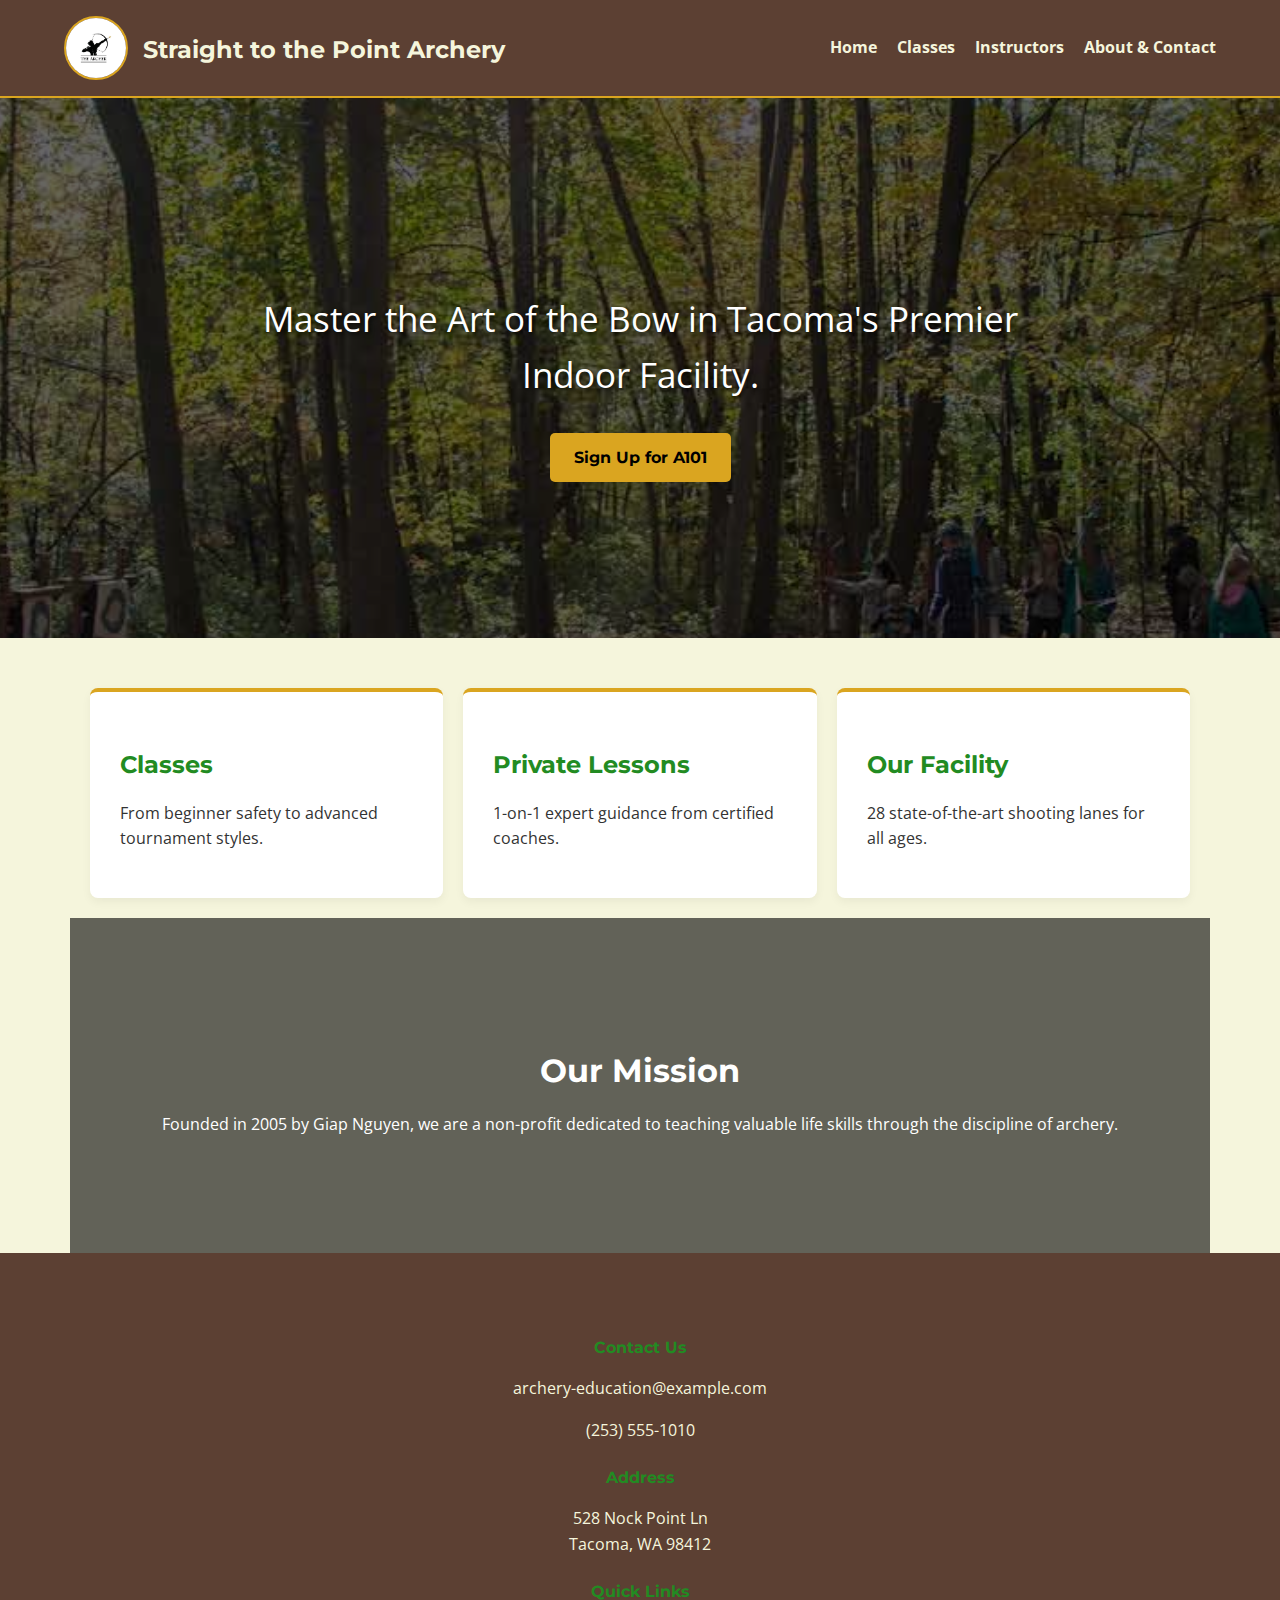
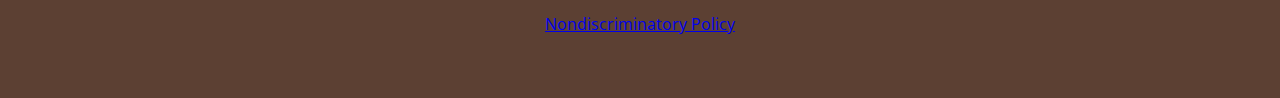
<file: index.html>
<!DOCTYPE html>
<html lang="en">
<head>
    <meta charset="UTF-8">
    <meta name="viewport" content="width=device-width, initial-scale=1.0">
    <title>Straight to the Point Archery | Home</title>
    <link rel="stylesheet" href="css/style.css">
    <link href="https://fonts.googleapis.com/css2?family=Montserrat:wght@700&family=Open+Sans&display=swap" rel="stylesheet">
</head>
<body>
    <header>
    <div class="logo-title-group">
        <img src="images/logo.jpg" class="nav-logo" alt="Straight to the Point Logo">
        <h1 class="nav-title">Straight to the Point Archery</h1>
    </div>
    <nav>
        <ul class="nav-links">
            <li><a href="index.html">Home</a></li>
            <li><a href="classes.html">Classes</a></li>
            <li><a href="instructors.html">Instructors</a></li>
            <li><a href="about.html">About & Contact</a></li>
        </ul>
    </nav>
</header>

<section class="hero">
    <div class="hero-overlay"> <div class="hero-content container">
            <p class="hero-tagline">Master the Art of the Bow in Tacoma's Premier Indoor Facility.</p>
            <a href="classes.html" class="btn-gold">Sign Up for A101</a>
        </div>
    </div>
</section>
    <section class="highlights container">
        <div class="card">
            <h3>Classes</h3>
            <p>From beginner safety to advanced tournament styles.</p>
        </div>
        <div class="card">
            <h3>Private Lessons</h3>
            <p>1-on-1 expert guidance from certified coaches.</p>
        </div>
        <div class="card">
            <h3>Our Facility</h3>
            <p>28 state-of-the-art shooting lanes for all ages.</p>
        </div>
    </section>

    <section class="mission container">
        <h2>Our Mission</h2>
        <p>Founded in 2005 by Giap Nguyen, we are a non-profit dedicated to teaching valuable life skills through the discipline of archery.</p>
    </section>

    <footer>
        <div class="footer-grid container">
            <div class="footer-col">
                <h4>Contact Us</h4>
                <p>archery-education@example.com</p>
                <p>(253) 555-1010</p>
            </div>
            <div class="footer-col">
                <h4>Address</h4>
                <p>528 Nock Point Ln<br>Tacoma, WA 98412</p>
            </div>
            <div class="footer-col">
                <h4>Quick Links</h4>
                <a href="about.html#policy">Nondiscriminatory Policy</a>
            </div>
        </div>
    </footer>
</body>
</html>
</file>
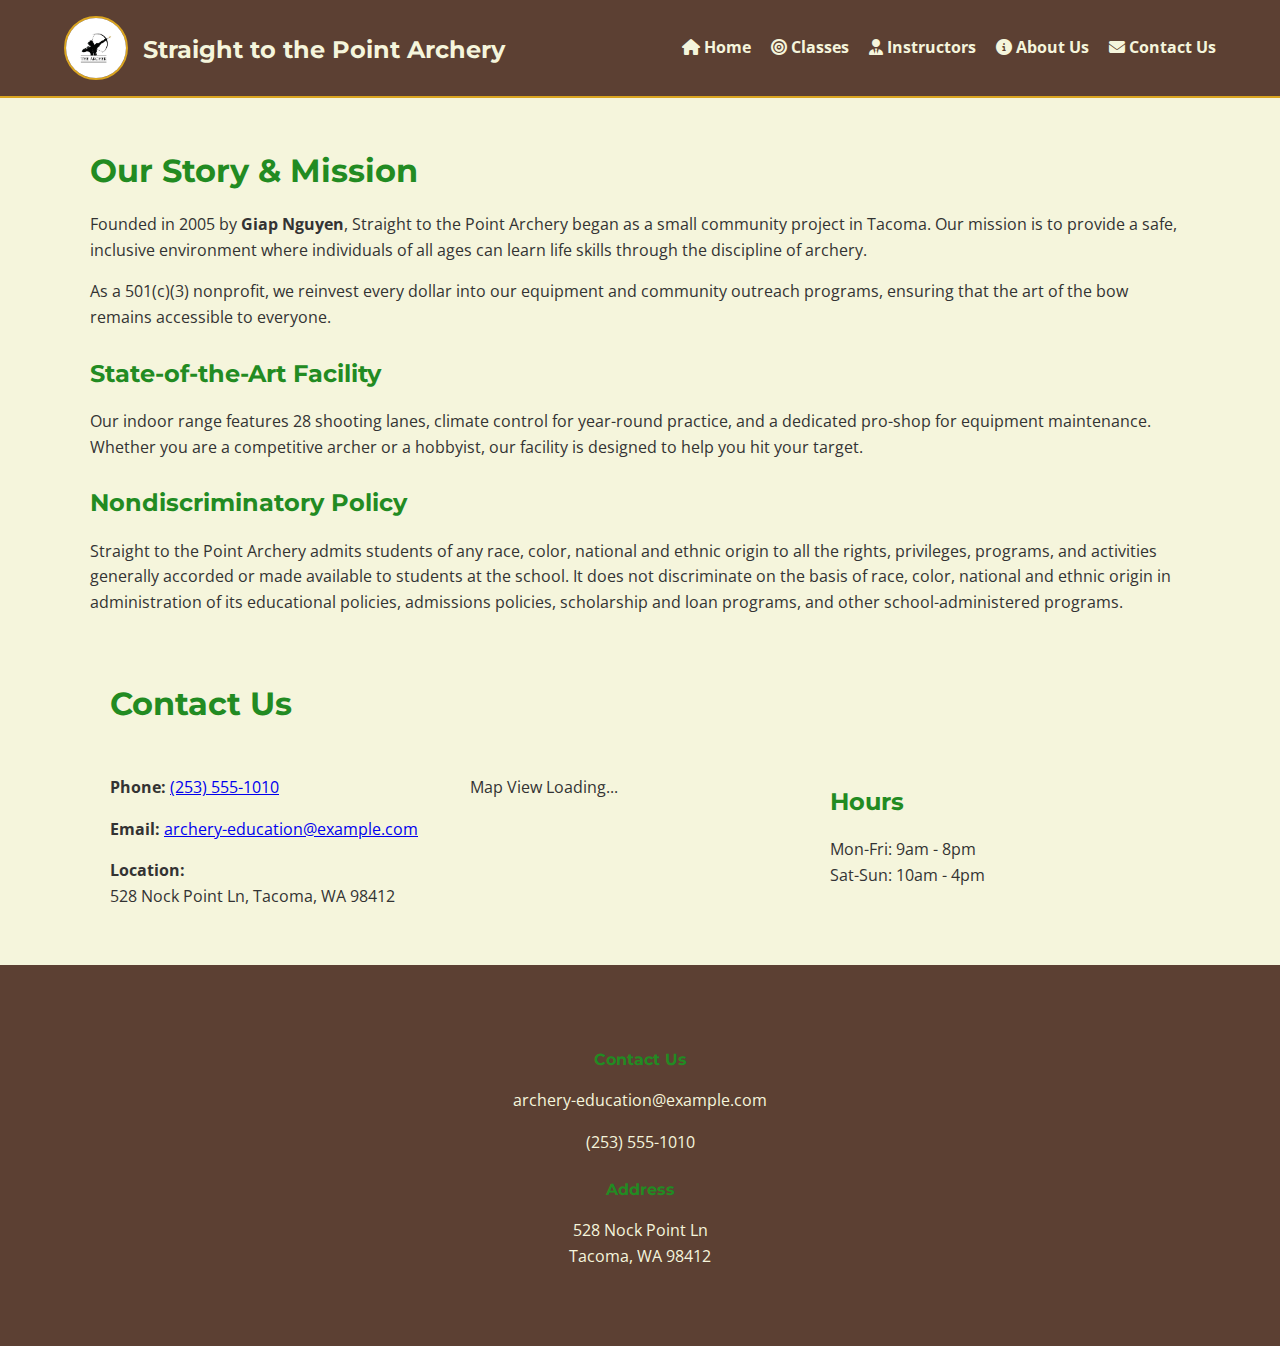
<file: about.html>
<!DOCTYPE html>
<html lang="en">
<head>
    <meta charset="UTF-8">
    <meta name="viewport" content="width=device-width, initial-scale=1.0">
    <title>About Us | Straight to the Point Archery</title>
    <link rel="stylesheet" href="css/style.css">
    <link href="https://fonts.googleapis.com/css2?family=Montserrat:wght@700&family=Open+Sans&display=swap" rel="stylesheet">
    <link href="https://fonts.googleapis.com/css?family=Montserrat:400,700&display=swap" rel="stylesheet">
    <link href="https://fonts.googleapis.com/css?family=Open+Sans:400,700&display=swap" rel="stylesheet">
    <link rel="stylesheet" href="https://cdnjs.cloudflare.com/ajax/libs/font-awesome/6.5.1/css/all.min.css">
</head>
<body>
    <header>
        <div class="logo-title-group">
            <img src="images/logo.jpg" class="nav-logo" alt="Straight to the Point Logo">
            <h1 class="nav-title">Straight to the Point Archery</h1>
        </div>
        <nav>
            <ul class="nav-links">
                <li><a href="index.html"><i class="fa-solid fa-house"></i> Home</a></li>
                <li><a href="classes.html"><i class="fa-solid fa-bullseye"></i> Classes</a></li>
                <li><a href="instructors.html"><i class="fa-solid fa-user-tie"></i> Instructors</a></li>
                <li><a href="about.html"><i class="fa-solid fa-circle-info"></i> About Us</a></li>
                <li><a href="contact.html"><i class="fa-solid fa-envelope"></i> Contact Us</a></li>
            </ul>
        </nav>
    </header>

    <main class="container">
        <section class="about-hero">
            <h2 class="section-title">Our Story & Mission</h2>
            <p>Founded in 2005 by <strong>Giap Nguyen</strong>, Straight to the Point Archery began as a small community project in Tacoma. Our mission is to provide a safe, inclusive environment where individuals of all ages can learn life skills through the discipline of archery.</p>
            <p>As a 501(c)(3) nonprofit, we reinvest every dollar into our equipment and community outreach programs, ensuring that the art of the bow remains accessible to everyone.</p>
        </section>

        <section class="facility-info">
            <h3>State-of-the-Art Facility</h3>
            <p>Our indoor range features 28 shooting lanes, climate control for year-round practice, and a dedicated pro-shop for equipment maintenance. Whether you are a competitive archer or a hobbyist, our facility is designed to help you hit your target.</p>
        </section>

        <section id="policy" class="policy-box">
            <h3>Nondiscriminatory Policy</h3>
            <p>Straight to the Point Archery admits students of any race, color, national and ethnic origin to all the rights, privileges, programs, and activities generally accorded or made available to students at the school. It does not discriminate on the basis of race, color, national and ethnic origin in administration of its educational policies, admissions policies, scholarship and loan programs, and other school-administered programs.</p>
        </section>

        <section class="contact-section container">
    <h2>Contact Us</h2>
        <div class="contact-grid main-content">
            
            <div class="contact-details">
                <address style="font-style: normal;">
                    <p><strong>Phone:</strong> <a href="tel:2535551010">(253) 555-1010</a></p>
                    <p><strong>Email:</strong> <a href="mailto:archery-education@example.com">archery-education@example.com</a></p>
                    <p><strong>Location:</strong><br> 528 Nock Point Ln, Tacoma, WA 98412</p>
                </address>
            </div>

            <div class="map-placeholder">
                <p>Map View Loading...</p>
            </div>

            <div class="hours-info">
                <h3>Hours</h3>
                <p>Mon-Fri: 9am - 8pm<br>Sat-Sun: 10am - 4pm</p>
            </div>
        </div>
    </section>
    </main>

    <footer>
        <div class="footer-grid container">
            <div class="footer-col">
                <h4>Contact Us</h4>
                <p>archery-education@example.com</p>
                <p>(253) 555-1010</p>
            </div>
            <div class="footer-col">
                <h4>Address</h4>
                <p>528 Nock Point Ln<br>Tacoma, WA 98412</p>
            </div>
        </div>
    </footer>
</body>
</html>
</file>
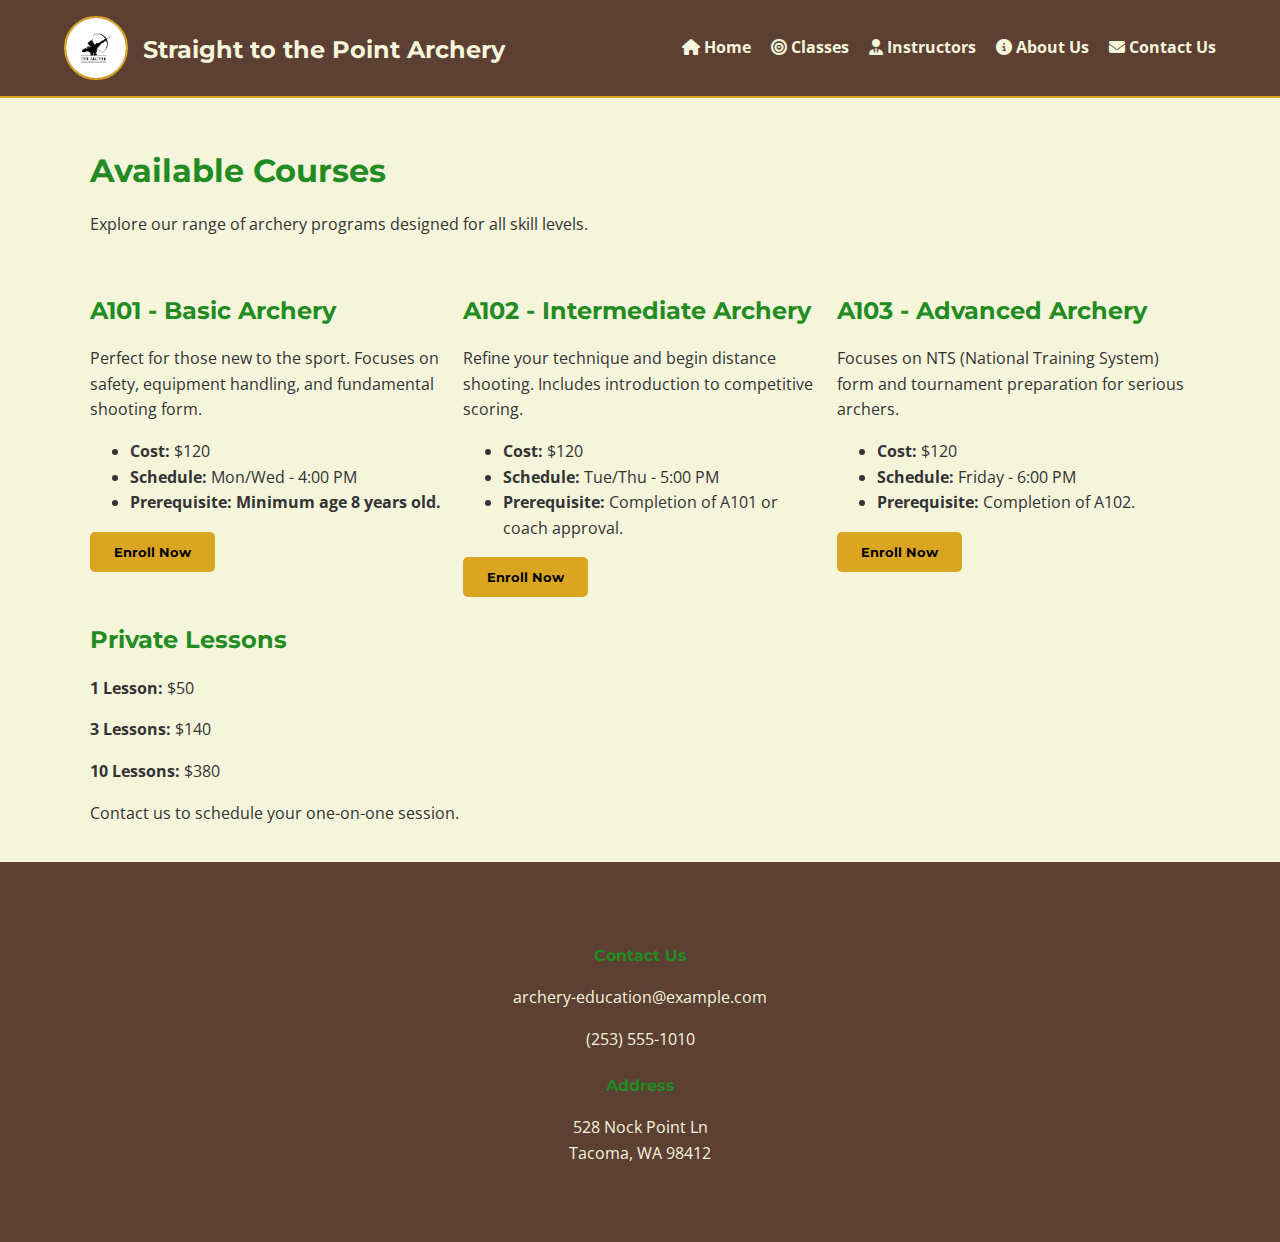
<file: classes.html>
<!DOCTYPE html>
<html lang="en">
<head>
    <meta charset="UTF-8">
    <meta name="viewport" content="width=device-width, initial-scale=1.0">
    <title>Archery Classes | Straight to the Point</title>
    <link rel="stylesheet" href="css/style.css">
    <link href="https://fonts.googleapis.com/css2?family=Montserrat:wght@700&family=Open+Sans&display=swap" rel="stylesheet">
    <link href="https://fonts.googleapis.com/css?family=Montserrat:400,700&display=swap" rel="stylesheet">
    <link href="https://fonts.googleapis.com/css?family=Open+Sans:400,700&display=swap" rel="stylesheet">
    <link rel="stylesheet" href="https://cdnjs.cloudflare.com/ajax/libs/font-awesome/6.5.1/css/all.min.css">
</head>
<body>
    <header>
        <div class="logo-title-group">
            <img src="images/logo.jpg" class="nav-logo" alt="Straight to the Point Logo">
            <h1 class="nav-title">Straight to the Point Archery</h1>
        </div>
        <nav>
            <ul class="nav-links">
                <li><a href="index.html"><i class="fa-solid fa-house"></i> Home</a></li>
                <li><a href="classes.html"><i class="fa-solid fa-bullseye"></i> Classes</a></li>
                <li><a href="instructors.html"><i class="fa-solid fa-user-tie"></i> Instructors</a></li>
                <li><a href="about.html"><i class="fa-solid fa-circle-info"></i> About Us</a></li>
                <li><a href="contact.html"><i class="fa-solid fa-envelope"></i> Contact Us</a></li>
            </ul>
        </nav>
    </header>

    <main class="container class-page-layout">
        <section class="class-section">
            <h2 class="section-title">Available Courses</h2>
            <p>Explore our range of archery programs designed for all skill levels.</p>

            <div class="main-content">
            
                <article class="class-card">
                    <h3>A101 - Basic Archery</h3>
                    <p>Perfect for those new to the sport. Focuses on safety, equipment handling, and fundamental shooting form.</p>
                    <ul>
                        <li><strong>Cost:</strong> $120</li>
                        <li><strong>Schedule:</strong> Mon/Wed - 4:00 PM</li>
                        <li><strong>Prerequisite:</strong> <strong>Minimum age 8 years old.</strong></li>
                    </ul>
                    <button class="btn-gold">Enroll Now</button>
                </article>

                <article class="class-card">
                    <h3>A102 - Intermediate Archery</h3>
                    <p>Refine your technique and begin distance shooting. Includes introduction to competitive scoring.</p>
                    <ul>
                        <li><strong>Cost:</strong> $120</li>
                        <li><strong>Schedule:</strong> Tue/Thu - 5:00 PM</li>
                        <li><strong>Prerequisite:</strong> Completion of A101 or coach approval.</li>
                    </ul>
                    <button class="btn-gold">Enroll Now</button>
                </article>

                <article class="class-card">
                    <h3>A103 - Advanced Archery</h3>
                    <p>Focuses on NTS (National Training System) form and tournament preparation for serious archers.</p>
                    <ul>
                        <li><strong>Cost:</strong> $120</li>
                        <li><strong>Schedule:</strong> Friday - 6:00 PM</li>
                        <li><strong>Prerequisite:</strong> Completion of A102.</li>
                    </ul>
                    <button class="btn-gold">Enroll Now</button>
                </article>
            
        </section>

            <aside class="sidebar">
                <h3>Private Lessons</h3>
                <div class="lesson-package">
                    <p><strong>1 Lesson:</strong> $50</p>
                    <p><strong>3 Lessons:</strong> $140</p>
                    <p><strong>10 Lessons:</strong> $380</p>
                </div>
                <p class="cta-text">Contact us to schedule your one-on-one session.</p>
            </aside>
        </div>
    </main>

    <footer>
        <div class="footer-grid container">
            <div class="footer-col">
                <h4>Contact Us</h4>
                <p>archery-education@example.com</p>
                <p>(253) 555-1010</p>
            </div>
            <div class="footer-col">
                <h4>Address</h4>
                <p>528 Nock Point Ln<br>Tacoma, WA 98412</p>
            </div>
        </div>
    </footer>
</body>
</html>
</file>
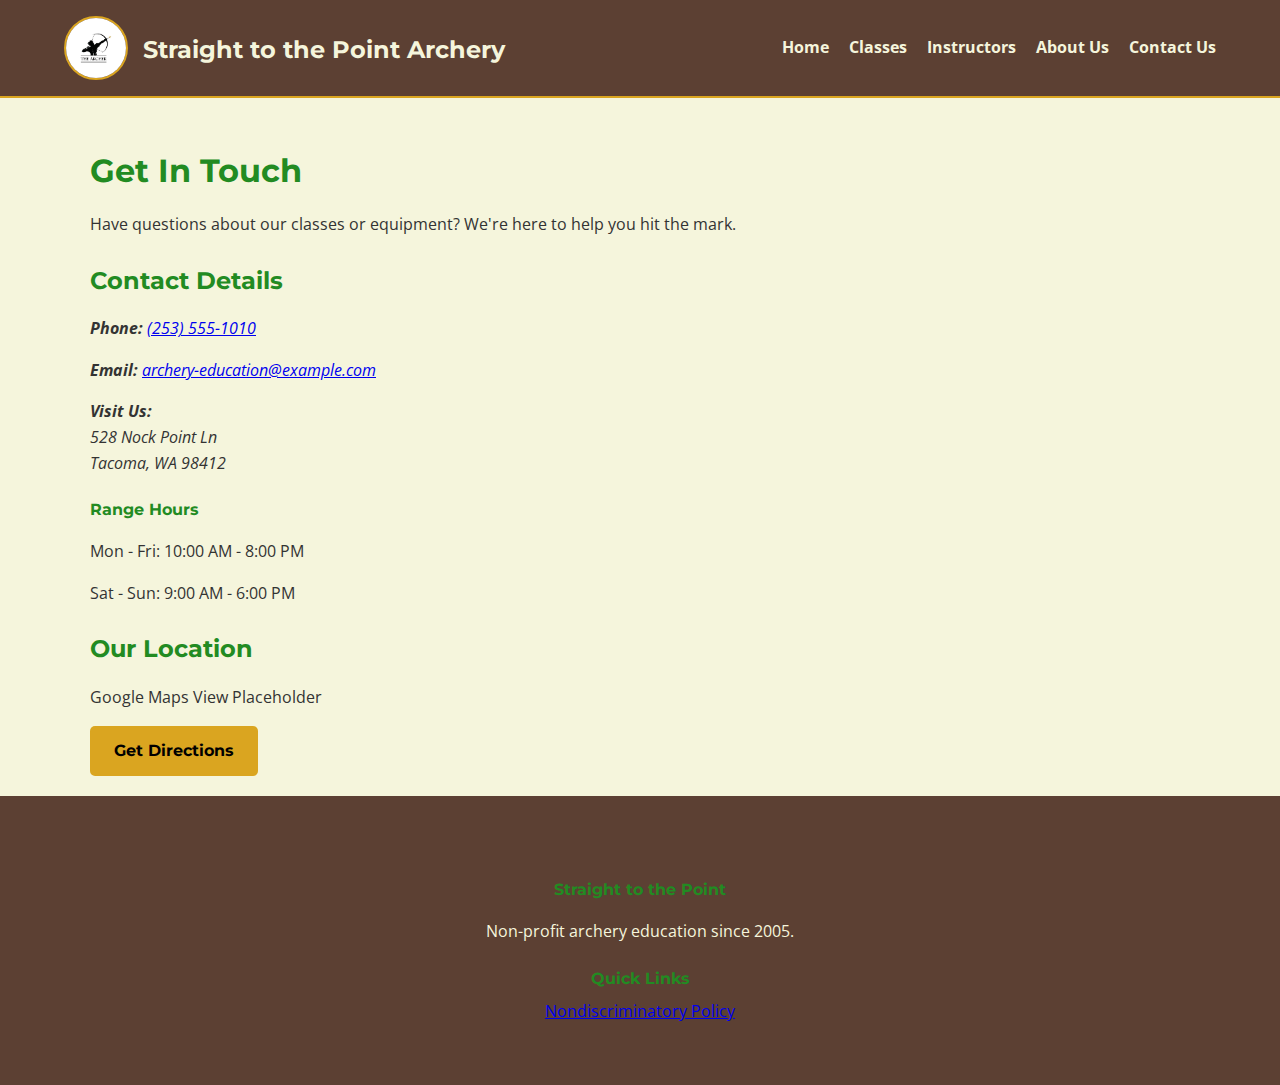
<file: contact.html>
<!DOCTYPE html>
<html lang="en">
<head>
    <meta charset="UTF-8">
    <meta name="viewport" content="width=device-width, initial-scale=1.0">
    <title>Contact Us | Straight to the Point Archery</title>
    <link rel="stylesheet" href="css/style.css">
    <link href="https://fonts.googleapis.com/css2?family=Montserrat:wght@700&family=Open+Sans&display=swap" rel="stylesheet">
</head>
<body>
    <header>
        <div class="logo-title-group">
            <img src="images/logo.jpg" class="nav-logo" alt="Straight to the Point Logo">
            <h1 class="nav-title">Straight to the Point Archery</h1>
        </div>
        <nav>
            <ul class="nav-links">
                <li><a href="index.html">Home</a></li>
                <li><a href="classes.html">Classes</a></li>
                <li><a href="instructors.html">Instructors</a></li>
                <li><a href="about.html">About Us</a></li>
                <li><a href="contact.html">Contact Us</a></li>
            </ul>
        </nav>
    </header>

    <main class="container">
        <section class="contact-hero">
            <h2 class="section-title">Get In Touch</h2>
            <p>Have questions about our classes or equipment? We're here to help you hit the mark.</p>
        </section>

        <div class="contact-grid">
            <section class="contact-info">
                <h3>Contact Details</h3>
                <address>
                    <p><strong>Phone:</strong> <a href="tel:2535551010">(253) 555-1010</a></p>
                    <p><strong>Email:</strong> <a href="mailto:archery-education@example.com">archery-education@example.com</a></p>
                    <p><strong>Visit Us:</strong><br>
                    528 Nock Point Ln<br>
                    Tacoma, WA 98412</p>
                </address>
                
                <div class="hours-box">
                    <h4>Range Hours</h4>
                    <p>Mon - Fri: 10:00 AM - 8:00 PM</p>
                    <p>Sat - Sun: 9:00 AM - 6:00 PM</p>
                </div>
            </section>

            <section class="map-container">
                <h3>Our Location</h3>
                <div class="map-placeholder">
                    <p>Google Maps View Placeholder</p>
                </div>
                <a href="https://maps.google.com" target="_blank" class="btn-gold">Get Directions</a>
            </section>
        </div>
    </main>

    <footer>
        <div class="footer-grid container">
            <div class="footer-col">
                <h4>Straight to the Point</h4>
                <p>Non-profit archery education since 2005.</p>
            </div>
            <div class="footer-col">
                <h4>Quick Links</h4>
                <a href="about.html#policy">Nondiscriminatory Policy</a>
            </div>
        </div>
    </footer>
</body>
</html>
</file>
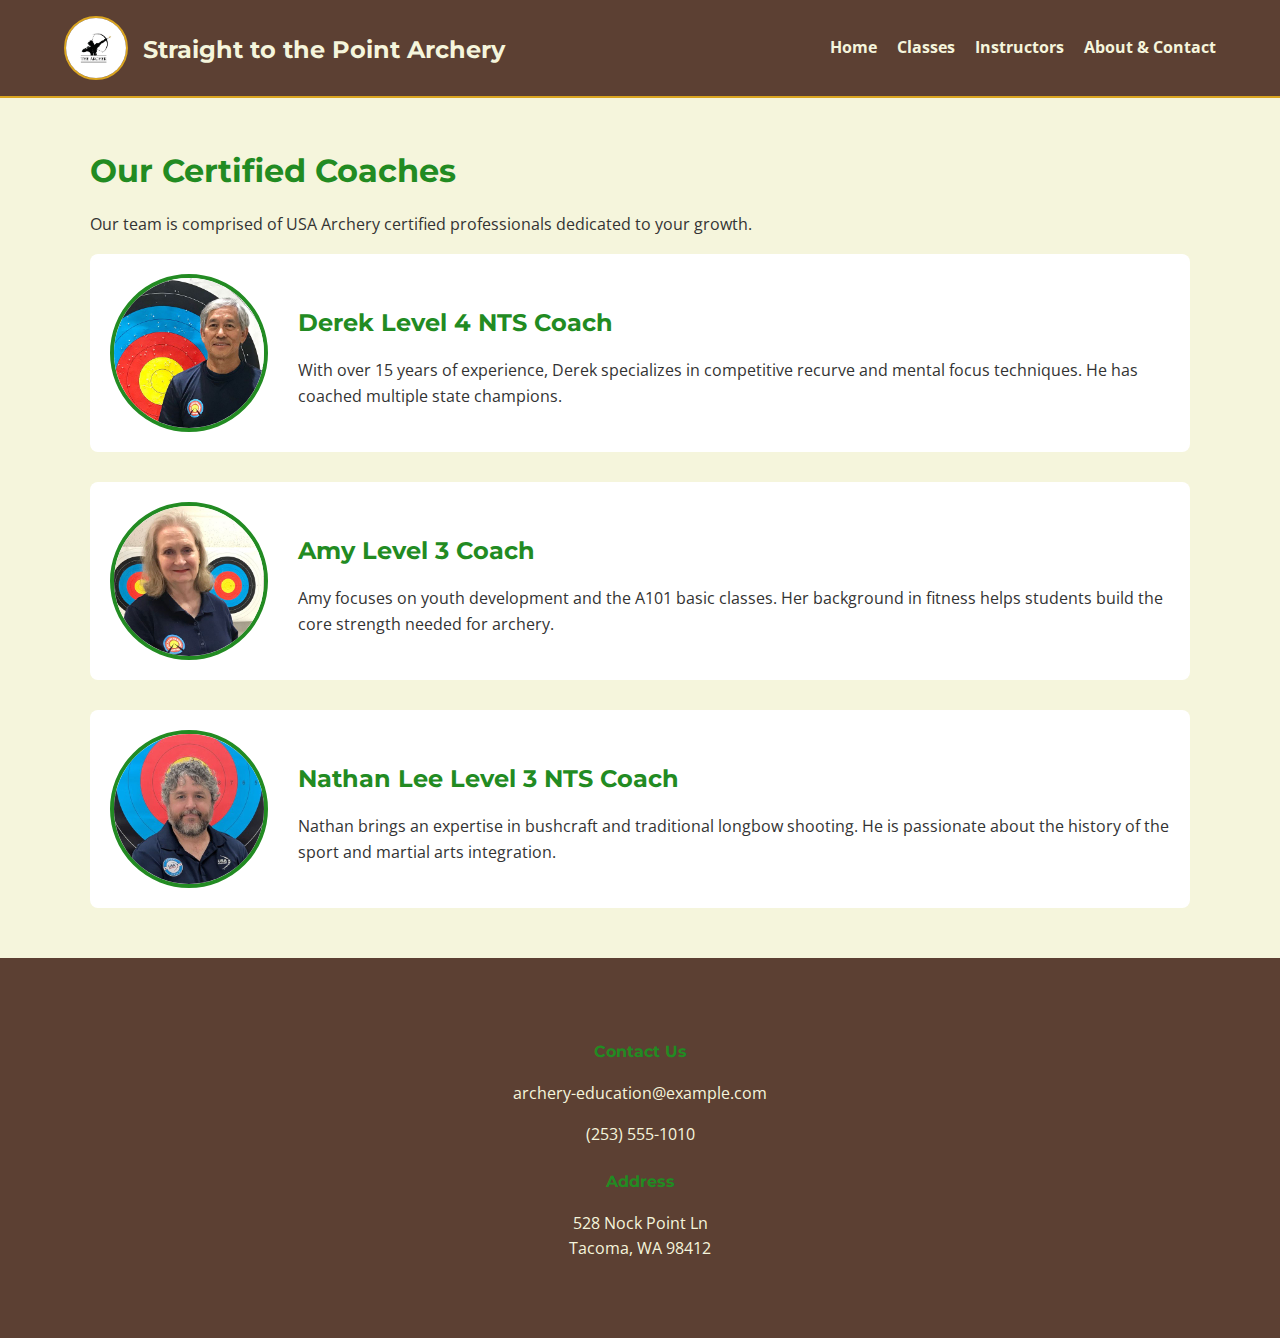
<file: instructors.html>
<!DOCTYPE html>
<html lang="en">
<head>
    <meta charset="UTF-8">
    <meta name="viewport" content="width=device-width, initial-scale=1.0">
    <title>Meet Our Instructors | Straight to the Point Archery</title>
    <link rel="stylesheet" href="css/style.css">
    <link href="https://fonts.googleapis.com/css2?family=Montserrat:wght@700&family=Open+Sans&display=swap" rel="stylesheet">
</head>
<body>
    <header>
        <div class="logo-title-group">
            <img src="images/logo.jpg" class="nav-logo" alt="Straight to the Point Logo">
            <h1 class="nav-title">Straight to the Point Archery</h1>
        </div>
        <nav>
            <ul class="nav-links">
                <li><a href="index.html">Home</a></li>
                <li><a href="classes.html">Classes</a></li>
                <li><a href="instructors.html">Instructors</a></li>
                <li><a href="about.html">About & Contact</a></li>
            </ul>
        </nav>
    </header>

    <main class="container">
        <h2 class="section-title">Our Certified Coaches</h2>
        <p class="intro-text">Our team is comprised of USA Archery certified professionals dedicated to your growth.</p>

        <section class="instructor-list">
            <article class="instructor-row">
                <img src="images/derek.jpg" alt="Derek - Head Coach" class="instructor-img">
                <div class="instructor-info">
                    <h3>Derek <span class="cert-tag">Level 4 NTS Coach</span></h3>
                    <p>With over 15 years of experience, Derek specializes in competitive recurve and mental focus techniques. He has coached multiple state champions.</p>
                </div>
            </article>

            <article class="instructor-row">
                <img src="images/amy.jpg" alt="Amy - Instructor" class="instructor-img">
                <div class="instructor-info">
                    <h3>Amy <span class="cert-tag">Level 3 Coach</span></h3>
                    <p>Amy focuses on youth development and the A101 basic classes. Her background in fitness helps students build the core strength needed for archery.</p>
                </div>
            </article>

            <article class="instructor-row">
                <img src="images/nathan.jpg" alt="Nathan - Instructor" class="instructor-img">
                <div class="instructor-info">
                    <h3>Nathan Lee <span class="cert-tag">Level 3 NTS Coach</span></h3>
                    <p>Nathan brings an expertise in bushcraft and traditional longbow shooting. He is passionate about the history of the sport and martial arts integration.</p>
                </div>
            </article>
        </section>
    </main>

    <footer>
        <div class="footer-grid container">
            <div class="footer-col">
                <h4>Contact Us</h4>
                <p>archery-education@example.com</p>
                <p>(253) 555-1010</p>
            </div>
            <div class="footer-col">
                <h4>Address</h4>
                <p>528 Nock Point Ln<br>Tacoma, WA 98412</p>
            </div>
        </div>
    </footer>
</body>
</html>
</file>
<file: css/style.css>
/* 1. VARIABLES & TYPOGRAPHY */
:root {
    --forest-green: #228B22;
    --gold-accent: #DAA520; 
    --dark-green: #006400;
    --deep-brown: #5C4033;
    --cream-white: #F5F5DC;
    --body-text: 'Open Sans', sans-serif;
    --heading-font: 'Montserrat', sans-serif;
}

@keyframes fadeInUp {
    from { opacity: 0; transform: translateY(20px); }
    to { opacity: 1; transform: translateY(0); }
}

/* 2. GLOBAL STYLES */
body {
    background-color: var(--cream-white);
    background-image: url('https://www.transparenttextures.com/patterns/pinstriped-suit.png'); 
    font-family: var(--body-text);
    font-size: 1em;
    line-height: 1.6;
    margin: 0;
    color: #333;
}

h1, h2, h3, h4, h5, h6 {
    font-family: var(--heading-font);
    font-weight: bold;
    color: var(--forest-green);
    margin-bottom: 0.5em;
}

h1 { font-size: 2.5em; }
h2 { font-size: 2em; }
h3 { font-size: 1.5em; }

.container {
    max-width: 1100px;
    margin: auto;
    padding: 20px;
}

/* 3. ACCESSIBILITY & BUTTONS */
.skip-link {
    position: absolute;
    top: -100px;
    left: 0;
    background: var(--gold-accent);
    color: #000;
    padding: 10px 20px;
    z-index: 1000;
    text-decoration: none;
    font-weight: bold;
    transition: top 0.3s ease;
}

.skip-link:focus { top: 0; outline: 3px solid var(--forest-green); }

a:focus, button:focus, .btn-gold:focus { 
    outline: 2px solid var(--gold-accent); 
    outline-offset: 3px; 
}

.btn-gold {
    background-color: var(--gold-accent);
    color: #000;
    padding: 12px 24px;
    border: none;
    border-radius: 5px;
    font-family: var(--heading-font);
    font-weight: bold;
    cursor: pointer;
    text-decoration: none;
    display: inline-block;
    transition: all 0.3s ease;
}

.btn-gold:hover {
    background-color: var(--forest-green);
    color: #fff;
    transform: translateY(-2px);
}

/* 4. HEADER & NAVIGATION */
header {
    display: flex;
    justify-content: space-between;
    align-items: center;
    padding: 15px 5%;
    background-color: var(--deep-brown);
    border-bottom: 2px solid var(--gold-accent);
}

.logo-title-group {
    display: flex;
    align-items: center;
    gap: 15px;
}

.nav-logo {
    width: 60px; height: 60px;
    border-radius: 50%;
    object-fit: cover;
    border: 2px solid var(--gold-accent);
}

.nav-title {
    font-size: 1.5rem;
    color: var(--cream-white);
    font-family: var(--heading-font);
    white-space: nowrap;
}

.nav-links {
    list-style: none;
    display: flex;
    gap: 20px;
    margin: 0; padding: 0;
}

.nav-links a {
    text-decoration: none;
    color: var(--cream-white);
    font-weight: bold;
    transition: color 0.3s ease;
}

.nav-links a:hover { color: var(--gold-accent); }

/* 5. HERO SECTION */
.hero {
    background-image: url('../images/hero-mobile.jpg'); 
    background-size: cover;
    background-position: center;
    height: 60vh;
    display: flex;
    align-items: center;
    justify-content: center;
    position: relative;
}

.hero-overlay {
    background-color: rgba(0, 0, 0, 0.6); 
    width: 100%; height: 100%;
    display: flex; align-items: center; justify-content: center;
}

.hero-content {
    text-align: center;
    max-width: 800px;
    padding: 20px;
    animation: fadeInUp 1.2s ease-out forwards;
}

.hero-tagline {
    font-size: 2.2rem;
    color: white;
    text-shadow: 2px 2px 4px rgba(0, 0, 0, 0.7);
    margin-bottom: 30px;
}

.hero .btn-gold { animation: fadeInUp 1.2s ease-out 0.4s backwards; }

/* 6. MAIN CONTENT & GRID */
.main-content, .highlights {
    display: grid;
    grid-template-columns: repeat(3, 1fr);
    gap: 20px;
    margin-top: 30px;
}

.card {
    background: white;
    padding: 30px;
    border-radius: 8px;
    box-shadow: 0 4px 10px rgba(0,0,0,0.05);
    border-top: 4px solid var(--gold-accent);
    transition: transform 0.3s ease;
}

.card:hover { transform: translateY(-5px); }

/* Mission Section */
.mission {
    background-image: url('../images/mission-bg.jpg');
    background-size: cover;
    background-attachment: fixed;
    padding: 100px 20px;
    text-align: center;
    position: relative;
    color: white;
}

.mission::before {
    content: "";
    position: absolute;
    top: 0; left: 0; right: 0; bottom: 0;
    background: rgba(0, 0, 0, 0.6);
    z-index: 1;
}

.mission h2, .mission p { position: relative; z-index: 2; color: white; }

/* Instructor Row */
.instructor-row {
    display: flex;
    align-items: center;
    gap: 30px;
    background: #fff;
    padding: 20px;
    border-radius: 8px;
    margin-bottom: 30px;
}

.instructor-img {
    width: 150px; height: 150px;
    border-radius: 50%;
    border: 4px solid var(--forest-green);
}

/* 7. FORMS & FOOTER */
.contact-form {
    background: #fff;
    padding: 20px;
    border-radius: 8px;
    display: flex;
    flex-direction: column;
    gap: 15px;
}

.form-group { display: flex; flex-direction: column; }
.form-group input, .form-group textarea { padding: 8px; border: 1px solid #ccc; border-radius: 4px; }

footer {
    background-color: var(--deep-brown);
    color: var(--cream-white);
    padding: 40px 0;
    text-align: center;
}

/* 8. MEDIA QUERIES */

/* Tablet (Up to 992px) */
@media (min-width: 769px) and (max-width: 1023px) {
    header { flex-direction: column; gap: 15px; }
    .nav-links { gap: 10px; font-size: 0.9rem; flex-wrap: wrap; justify-content: center; }
    .main-content { grid-template-columns: repeat(2, 1fr); }
    .hero { background-image: url('../images/hero-tablet.jpg'); background-attachment: fixed; }
}

/* Mobile & Small Tablet (Up to 768px) */
@media (max-width: 768px) {
    /* Fixes the Nav Bar Mess */
    .nav-links {
        display: grid; /* Switch to grid to control columns */
        grid-template-columns: repeat(2, 1fr); /* 2 equal columns */
        gap: 10px;
        width: 100%;
        justify-items: center; /* Center links in their grid cells */
    }

    .nav-links li:last-child {
        grid-column: span 2; /* Makes "Contact" center at the bottom */
    }

    header {
        flex-direction: column;
        padding: 20px 5%;
    }

    .main-content, .highlights { 
        grid-template-columns: 1fr; 
    }
    
    .hero-tagline { font-size: 1.5rem; }
    
    /* Forces the mobile background image */
    .hero {
        background-image: url('../images/hero-mobile.jpg') !important;
        background-attachment: scroll; /* Parallax often breaks on mobile */
    }
}

/* Small Mobile (Up to 600px) */
@media (max-width: 600px) {
    .nav-links { display: grid; grid-template-columns: repeat(2, 1fr); gap: 10px; }
    .nav-title { white-space: normal; font-size: 1.2rem; }
}

/* Desktop Only Parallax Background */
@media (min-width: 1024px) {
    .hero { 
        background-image: url('../images/hero-desktop.jpg'); 
        background-attachment: fixed;
}

}
</file>
